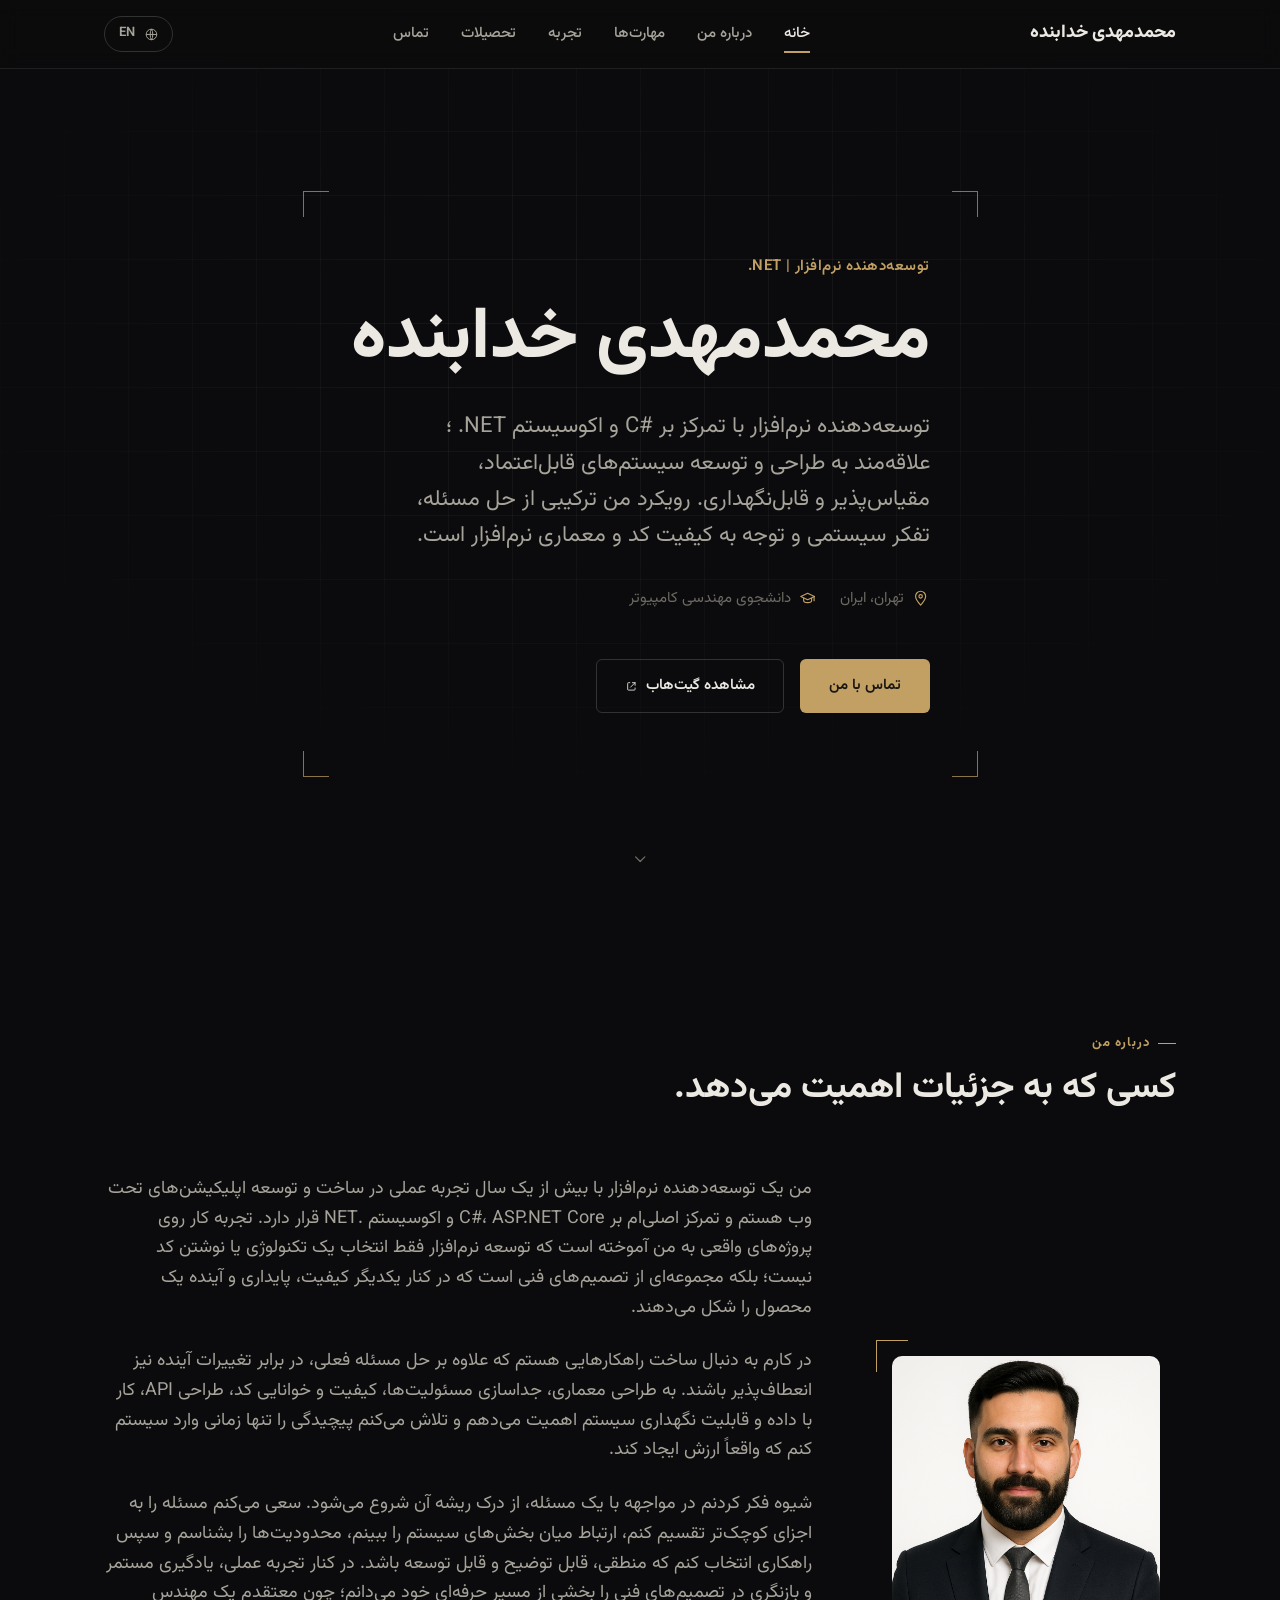
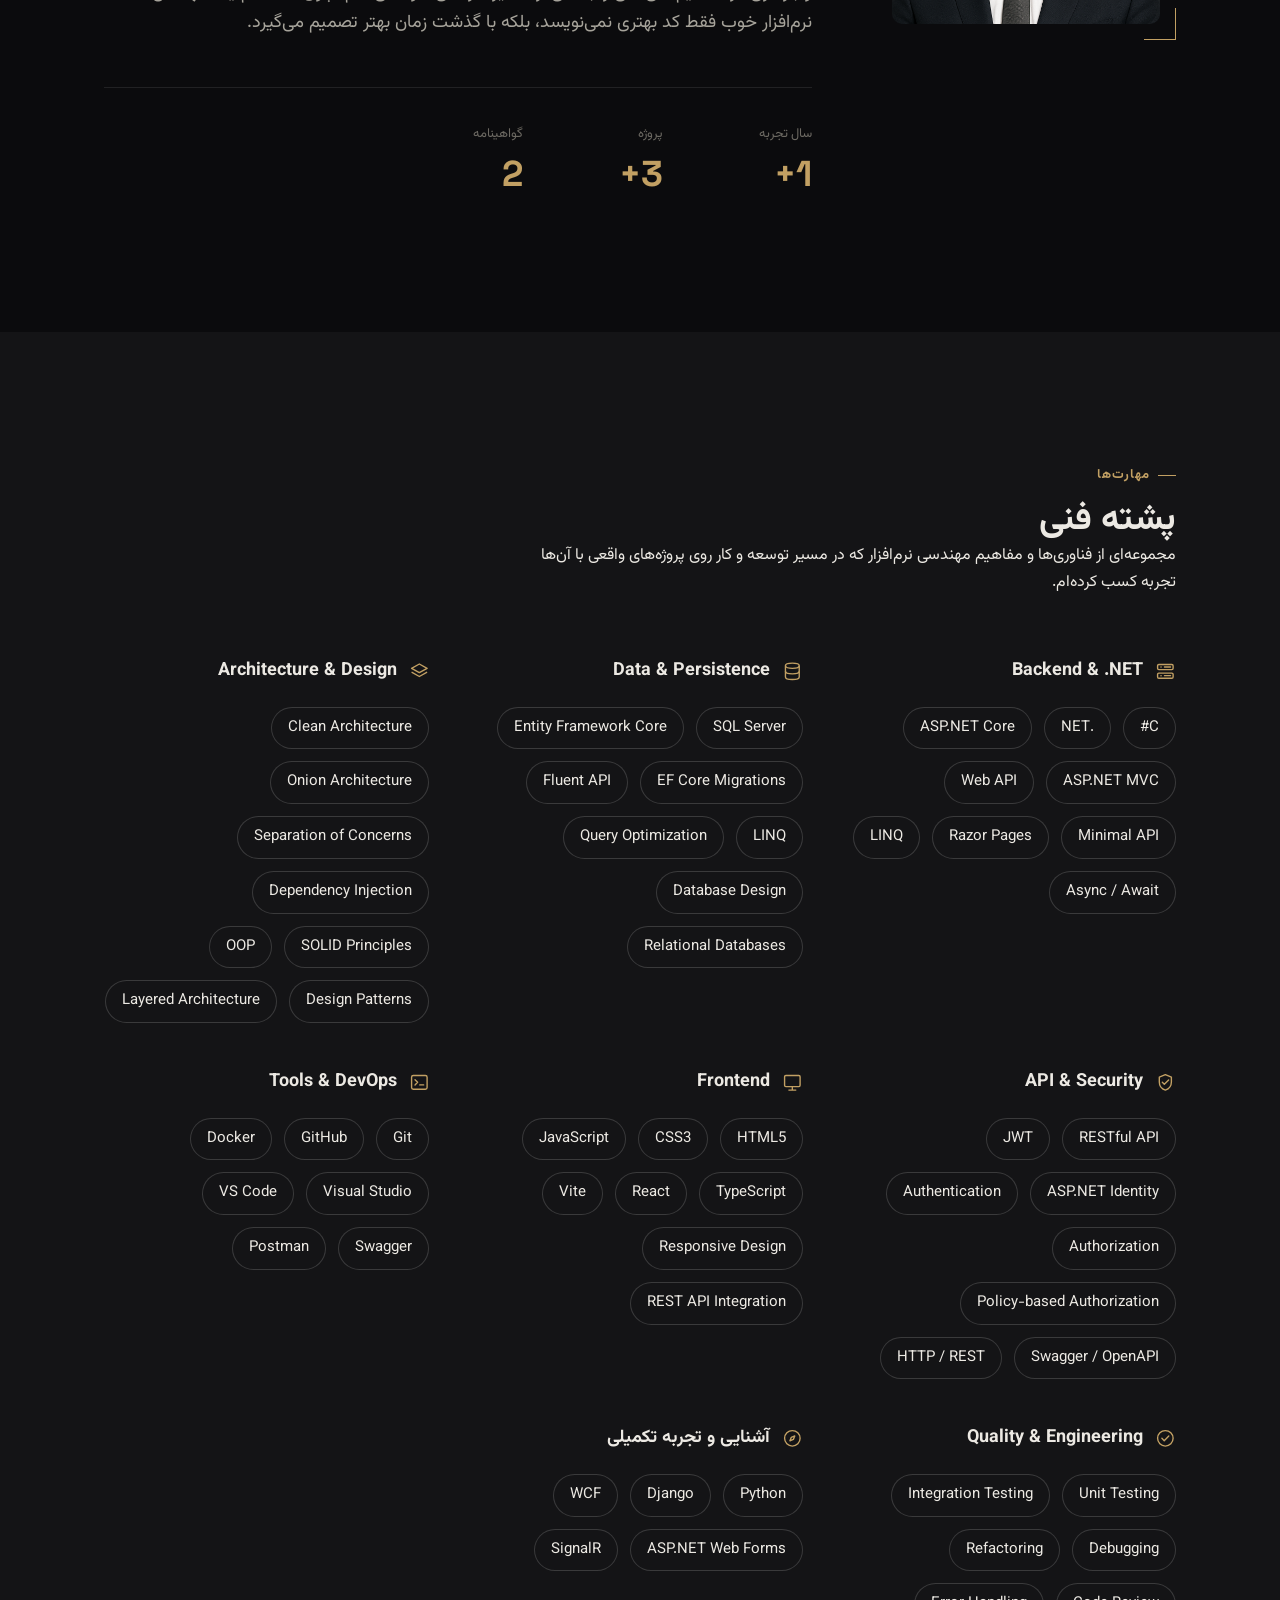
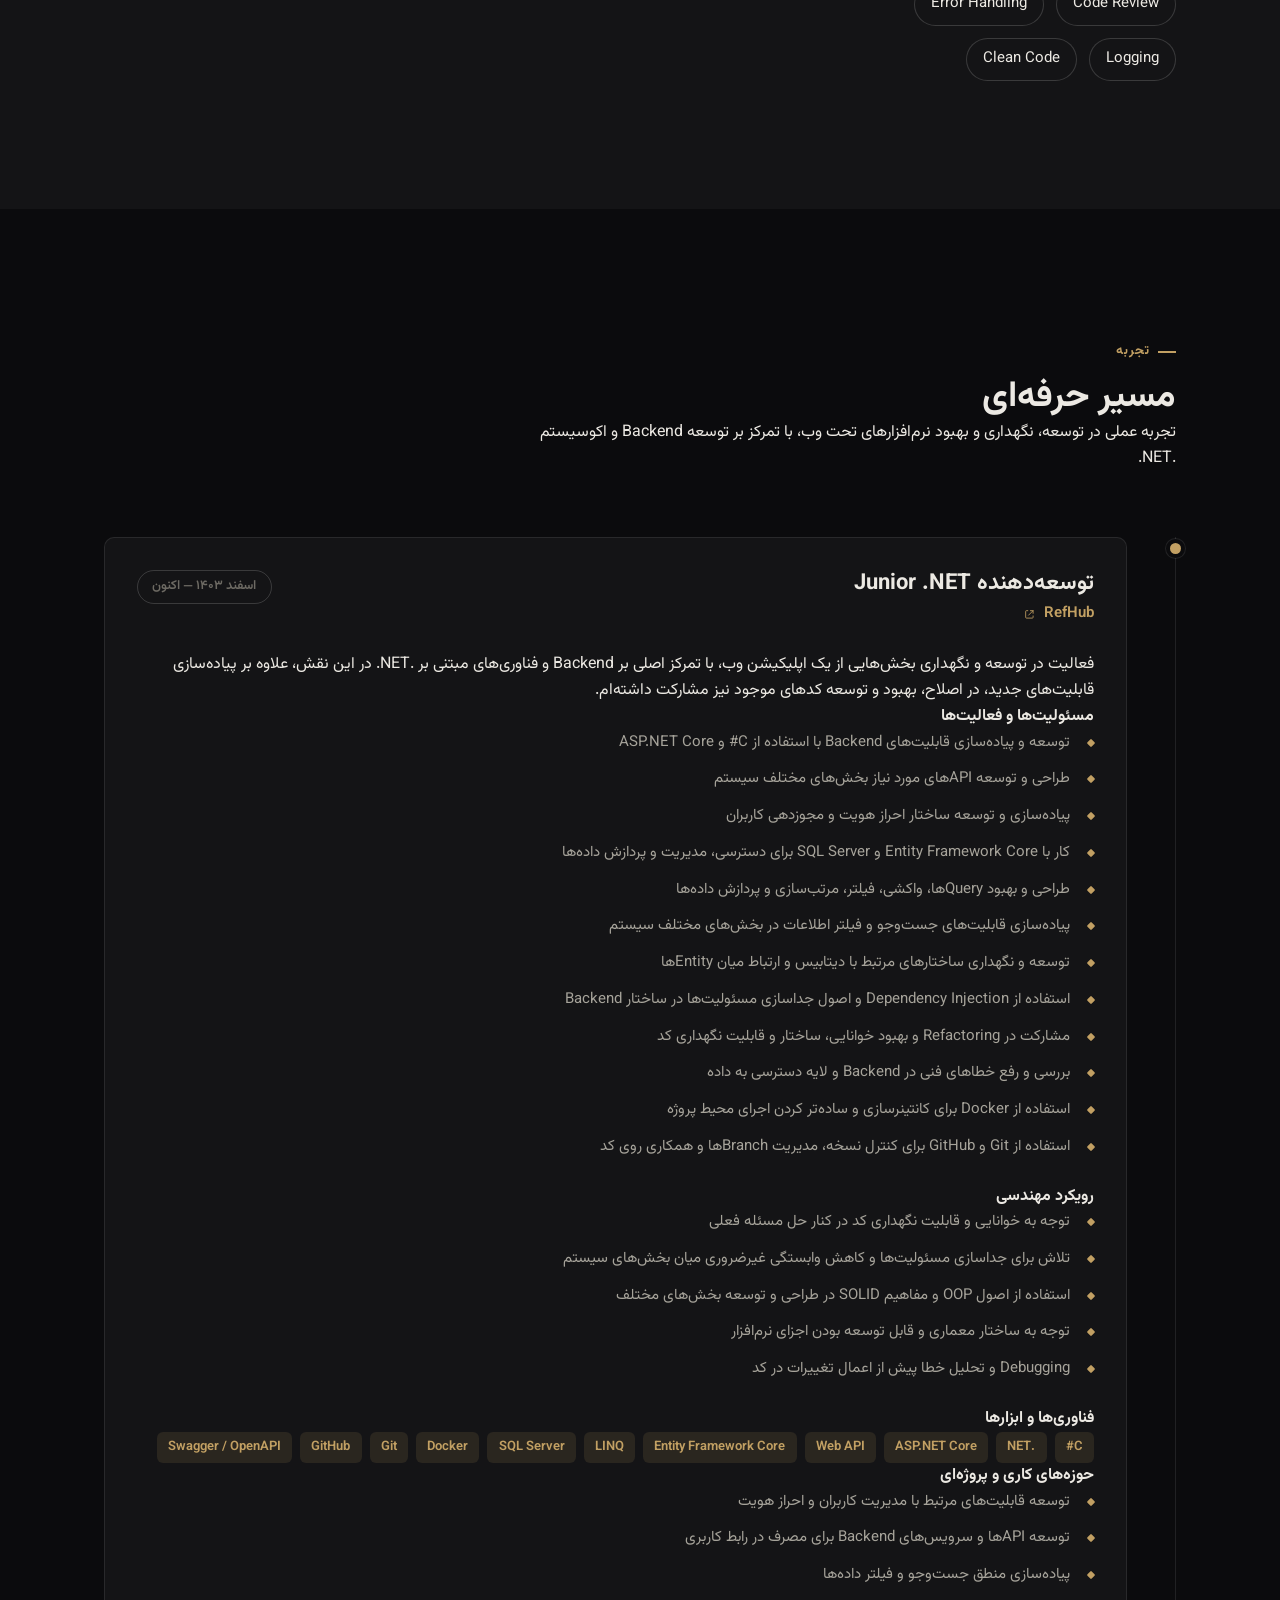
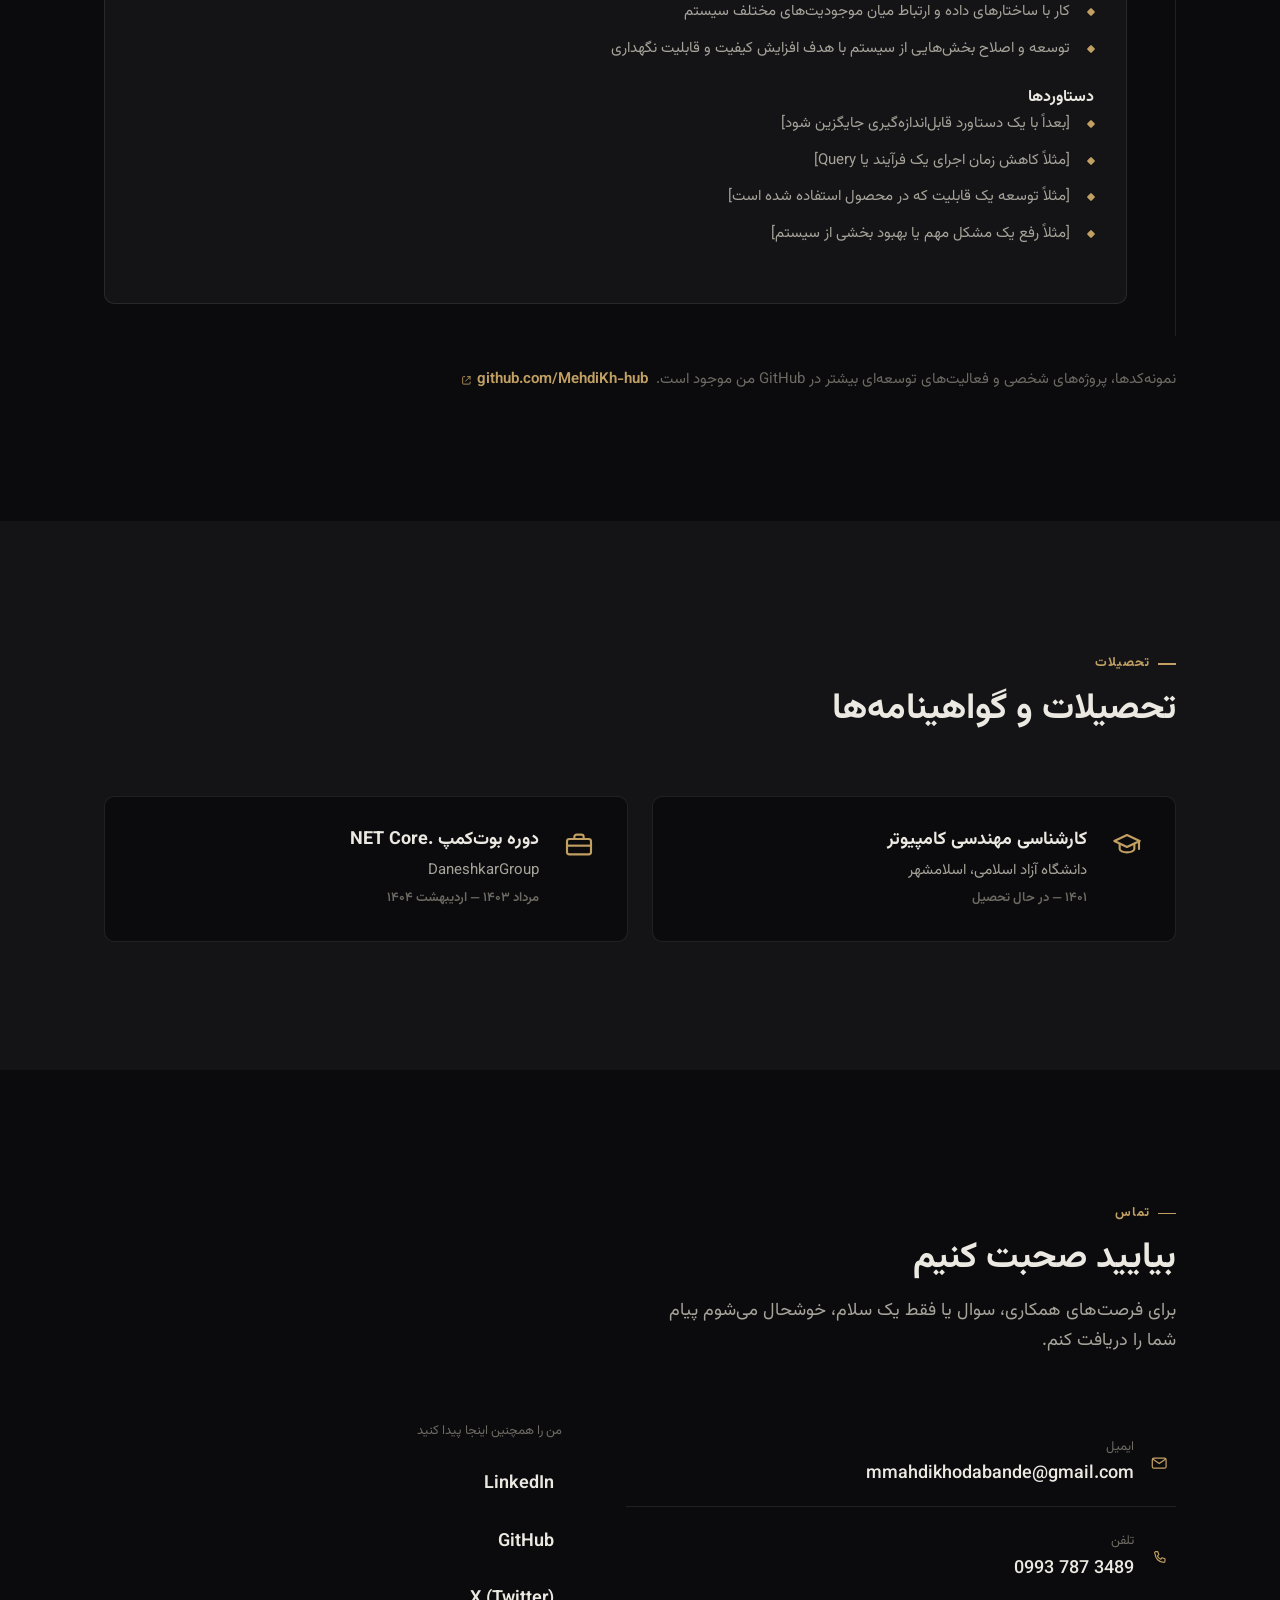
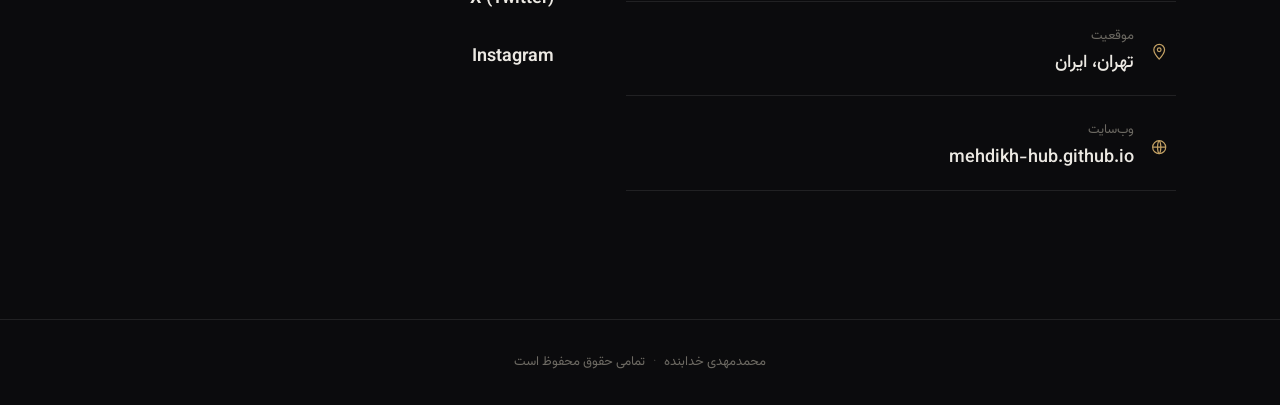
<file: index.html>
<!doctype html>
<html lang="fa" dir="rtl">
  <head>
    <meta charset="UTF-8" />
    <meta name="viewport" content="width=device-width, initial-scale=1.0" />
    <title>محمدمهدی خدابنده — توسعه‌دهنده نرم‌افزار (.NET)</title>
    <meta
      name="description"
      content="رزومه محمدمهدی خدابنده، توسعه‌دهنده نرم‌افزار با تمرکز بر پلتفرم مایکروسافت و اکوسیستم .NET."
    />
    <meta name="color-scheme" content="dark" />
    <link rel="preconnect" href="https://fonts.googleapis.com" />
    <link rel="preconnect" href="https://fonts.gstatic.com" crossorigin />
    <link
      href="https://fonts.googleapis.com/css2?family=Space+Grotesk:wght@500;600;700&family=Inter:wght@400;500;600;700&family=Vazirmatn:wght@400;500;600;700;800&display=swap"
      rel="stylesheet"
    />
    <link rel="stylesheet" href="style.css" />
  </head>
  <body>
    <!-- Skip link -->
    <a class="skip-link" href="#main" data-i18n="a11y.skip"
      >پرش به محتوای اصلی</a
    >

    <!-- Icon sprite (line-icon system, decorative, referenced via <use>) -->
    <svg style="display: none" aria-hidden="true">
      <defs>
        <symbol id="i-menu" viewBox="0 0 24 24">
          <path
            d="M4 6H20 M4 12H20 M4 18H20"
            fill="none"
            stroke="currentColor"
            stroke-width="1.75"
            stroke-linecap="round"
          />
        </symbol>
        <symbol id="i-close" viewBox="0 0 24 24">
          <path
            d="M6 6L18 18 M18 6L6 18"
            fill="none"
            stroke="currentColor"
            stroke-width="1.75"
            stroke-linecap="round"
          />
        </symbol>
        <symbol id="i-chevron" viewBox="0 0 24 24">
          <path
            d="M6 9L12 15L18 9"
            fill="none"
            stroke="currentColor"
            stroke-width="1.75"
            stroke-linecap="round"
            stroke-linejoin="round"
          />
        </symbol>
        <symbol id="i-pin" viewBox="0 0 24 24">
          <path
            d="M12 21s7-7.4 7-12.2A7 7 0 0 0 5 8.8C5 13.6 12 21 12 21z"
            fill="none"
            stroke="currentColor"
            stroke-width="1.6"
            stroke-linejoin="round"
          />
          <circle
            cx="12"
            cy="8.8"
            r="2.4"
            fill="none"
            stroke="currentColor"
            stroke-width="1.6"
          />
        </symbol>
        <symbol id="i-mail" viewBox="0 0 24 24">
          <rect
            x="3"
            y="5.5"
            width="18"
            height="13"
            rx="2"
            fill="none"
            stroke="currentColor"
            stroke-width="1.6"
          />
          <path
            d="M4 7l8 5.5L20 7"
            fill="none"
            stroke="currentColor"
            stroke-width="1.6"
            stroke-linecap="round"
            stroke-linejoin="round"
          />
        </symbol>
        <symbol id="i-phone" viewBox="0 0 24 24">
          <path
            d="M7 3.5H10.2L11.6 7.3L9.6 9C10.5 11 12 12.5 14 13.4L15.7 11.4L19.5 12.8V16A1.5 1.5 0 0 1 18 17.5C11.6 17.2 6.8 12.4 6.5 6A1.5 1.5 0 0 1 7 3.5Z"
            fill="none"
            stroke="currentColor"
            stroke-width="1.5"
            stroke-linejoin="round"
          />
        </symbol>
        <symbol id="i-globe" viewBox="0 0 24 24">
          <circle
            cx="12"
            cy="12"
            r="8.5"
            fill="none"
            stroke="currentColor"
            stroke-width="1.6"
          />
          <path
            d="M3.5 12H20.5 M12 3.5C14.8 6.4 14.8 17.6 12 20.5 M12 3.5C9.2 6.4 9.2 17.6 12 20.5"
            fill="none"
            stroke="currentColor"
            stroke-width="1.6"
          />
        </symbol>
        <symbol id="i-briefcase" viewBox="0 0 24 24">
          <rect
            x="3"
            y="7.5"
            width="18"
            height="11.5"
            rx="1.8"
            fill="none"
            stroke="currentColor"
            stroke-width="1.6"
          />
          <path
            d="M8.5 7.5V6a1.8 1.8 0 0 1 1.8-1.8h3.4A1.8 1.8 0 0 1 15.5 6v1.5"
            fill="none"
            stroke="currentColor"
            stroke-width="1.6"
          />
          <path d="M3 12.5H21" stroke="currentColor" stroke-width="1.6" />
        </symbol>
        <symbol id="i-cap" viewBox="0 0 24 24">
          <path
            d="M2.5 9L12 4.5L21.5 9L12 13.5L2.5 9Z"
            fill="none"
            stroke="currentColor"
            stroke-width="1.6"
            stroke-linejoin="round"
          />
          <path
            d="M6.5 11V15C6.5 16.4 9 17.5 12 17.5C15 17.5 17.5 16.4 17.5 15V11"
            fill="none"
            stroke="currentColor"
            stroke-width="1.6"
            stroke-linejoin="round"
          />
          <path
            d="M21 9.5V15"
            stroke="currentColor"
            stroke-width="1.6"
            stroke-linecap="round"
          />
        </symbol>
        <symbol id="i-layers" viewBox="0 0 24 24">
          <path
            d="M12 3.5L21 8.5L12 13.5L3 8.5L12 3.5Z"
            fill="none"
            stroke="currentColor"
            stroke-width="1.6"
            stroke-linejoin="round"
          />
          <path
            d="M3 13L12 18L21 13"
            fill="none"
            stroke="currentColor"
            stroke-width="1.6"
            stroke-linejoin="round"
          />
        </symbol>
        <!-- Backend / Server -->
        <symbol id="i-server" viewBox="0 0 24 24">
          <rect
            x="3"
            y="4"
            width="18"
            height="6"
            rx="1.5"
            fill="none"
            stroke="currentColor"
            stroke-width="1.6"
          />
          <rect
            x="3"
            y="14"
            width="18"
            height="6"
            rx="1.5"
            fill="none"
            stroke="currentColor"
            stroke-width="1.6"
          />
          <circle cx="7" cy="7" r="0.9" fill="currentColor" />
          <circle cx="7" cy="17" r="0.9" fill="currentColor" />
          <path
            d="M11 7H18M11 17H18"
            fill="none"
            stroke="currentColor"
            stroke-width="1.6"
            stroke-linecap="round"
          />
        </symbol>
        <!-- Database -->
        <symbol id="i-database" viewBox="0 0 24 24">
          <ellipse
            cx="12"
            cy="5.5"
            rx="8"
            ry="3"
            fill="none"
            stroke="currentColor"
            stroke-width="1.6"
          />
          <path
            d="M4 5.5V12C4 13.7 7.6 15 12 15C16.4 15 20 13.7 20 12V5.5"
            fill="none"
            stroke="currentColor"
            stroke-width="1.6"
          />
          <path
            d="M4 12V18.5C4 20.2 7.6 21.5 12 21.5C16.4 21.5 20 20.2 20 18.5V12"
            fill="none"
            stroke="currentColor"
            stroke-width="1.6"
          />
        </symbol>
        <!-- Shield / Security -->
        <symbol id="i-shield" viewBox="0 0 24 24">
          <path
            d="M12 3L19 6V11.5C19 16 16.2 19.5 12 21C7.8 19.5 5 16 5 11.5V6L12 3Z"
            fill="none"
            stroke="currentColor"
            stroke-width="1.6"
            stroke-linejoin="round"
          />
          <path
            d="M8.5 12L10.8 14.3L15.8 9.3"
            fill="none"
            stroke="currentColor"
            stroke-width="1.6"
            stroke-linecap="round"
            stroke-linejoin="round"
          />
        </symbol>
        <!-- Monitor / Frontend -->
        <symbol id="i-monitor" viewBox="0 0 24 24">
          <rect
            x="3"
            y="4"
            width="18"
            height="13"
            rx="1.5"
            fill="none"
            stroke="currentColor"
            stroke-width="1.6"
          />
          <path
            d="M8 21H16M12 17V21"
            fill="none"
            stroke="currentColor"
            stroke-width="1.6"
            stroke-linecap="round"
          />
        </symbol>
        <!-- Terminal / Tools -->
        <symbol id="i-terminal" viewBox="0 0 24 24">
          <rect
            x="3"
            y="4"
            width="18"
            height="16"
            rx="2"
            fill="none"
            stroke="currentColor"
            stroke-width="1.6"
          />
          <path
            d="M7 9L10 12L7 15"
            fill="none"
            stroke="currentColor"
            stroke-width="1.6"
            stroke-linecap="round"
            stroke-linejoin="round"
          />
          <path
            d="M12.5 15H17"
            fill="none"
            stroke="currentColor"
            stroke-width="1.6"
            stroke-linecap="round"
          />
        </symbol>
        <!-- Check / Quality -->
        <symbol id="i-check" viewBox="0 0 24 24">
          <circle
            cx="12"
            cy="12"
            r="9"
            fill="none"
            stroke="currentColor"
            stroke-width="1.6"
          />
          <path
            d="M8 12L10.7 14.7L16 9.4"
            fill="none"
            stroke="currentColor"
            stroke-width="1.6"
            stroke-linecap="round"
            stroke-linejoin="round"
          />
        </symbol>
        <!-- Compass / Familiar -->
        <symbol id="i-compass" viewBox="0 0 24 24">
          <circle
            cx="12"
            cy="12"
            r="9"
            fill="none"
            stroke="currentColor"
            stroke-width="1.6"
          />
          <path
            d="M14.8 9.2L13.2 13.2L9.2 14.8L10.8 10.8L14.8 9.2Z"
            fill="none"
            stroke="currentColor"
            stroke-width="1.6"
            stroke-linejoin="round"
          />
        </symbol>
        <symbol id="i-external" viewBox="0 0 24 24">
          <path
            d="M14 5H19V10"
            fill="none"
            stroke="currentColor"
            stroke-width="1.6"
            stroke-linecap="round"
            stroke-linejoin="round"
          />
          <path
            d="M19 5L10.5 13.5"
            fill="none"
            stroke="currentColor"
            stroke-width="1.6"
            stroke-linecap="round"
          />
          <path
            d="M9 5H6.5A1.5 1.5 0 0 0 5 6.5V17.5A1.5 1.5 0 0 0 6.5 19H17.5A1.5 1.5 0 0 0 19 17.5V15"
            fill="none"
            stroke="currentColor"
            stroke-width="1.6"
            stroke-linecap="round"
          />
        </symbol>
        <symbol id="i-check" viewBox="0 0 24 24">
          <path
            d="M5 12.5L10 17.5L19 7"
            fill="none"
            stroke="currentColor"
            stroke-width="1.8"
            stroke-linecap="round"
            stroke-linejoin="round"
          />
        </symbol>
      </defs>
    </svg>

    <!-- Header -->
    <header class="site-header">
      <div class="container header-inner">
        <a href="#home" class="brand">
          <span class="brand-full" data-i18n="brand.full"
            >محمدمهدی خدابنده</span
          >
          <span class="brand-short" data-i18n="brand.short">م. خدابنده</span>
        </a>

        <nav
          class="nav-desktop"
          aria-label="ناوبری اصلی"
          data-i18n-attr="aria-label:a11y.mainNav"
        >
          <ul class="nav-list">
            <li>
              <a
                href="#home"
                class="nav-link"
                data-section="home"
                data-i18n="nav.home"
                >خانه</a
              >
            </li>
            <li>
              <a
                href="#about"
                class="nav-link"
                data-section="about"
                data-i18n="nav.about"
                >درباره من</a
              >
            </li>
            <li>
              <a
                href="#skills"
                class="nav-link"
                data-section="skills"
                data-i18n="nav.skills"
                >مهارت‌ها</a
              >
            </li>
            <li>
              <a
                href="#experience"
                class="nav-link"
                data-section="experience"
                data-i18n="nav.experience"
                >تجربه</a
              >
            </li>
            <li>
              <a
                href="#education"
                class="nav-link"
                data-section="education"
                data-i18n="nav.education"
                >تحصیلات</a
              >
            </li>
            <li>
              <a
                href="#contact"
                class="nav-link"
                data-section="contact"
                data-i18n="nav.contact"
                >تماس</a
              >
            </li>
          </ul>
        </nav>

        <div class="header-actions">
          <button
            type="button"
            class="lang-toggle"
            id="langToggle"
            aria-label="Switch language"
          >
            <svg class="icon" aria-hidden="true">
              <use href="#i-globe"></use>
            </svg>
            <span id="langToggleLabel">EN</span>
          </button>
          <button
            type="button"
            class="menu-toggle"
            id="menuToggle"
            aria-label="باز کردن منو"
            aria-expanded="false"
            aria-controls="mobileNav"
            data-i18n-attr="aria-label:a11y.openMenu"
          >
            <svg class="icon" aria-hidden="true">
              <use href="#i-menu"></use>
            </svg>
          </button>
        </div>
      </div>
    </header>

    <!-- Mobile nav -->
    <div class="mobile-nav" id="mobileNav" hidden>
      <div class="mobile-nav-head">
        <span class="brand-full" data-i18n="brand.full">محمدمهدی خدابنده</span>
        <button
          type="button"
          class="menu-close"
          id="menuClose"
          aria-label="بستن منو"
          data-i18n-attr="aria-label:a11y.closeMenu"
        >
          <svg class="icon" aria-hidden="true"><use href="#i-close"></use></svg>
        </button>
      </div>
      <ul class="mobile-nav-list">
        <li>
          <a href="#home" class="mobile-nav-link" data-i18n="nav.home">خانه</a>
        </li>
        <li>
          <a href="#about" class="mobile-nav-link" data-i18n="nav.about"
            >درباره من</a
          >
        </li>
        <li>
          <a href="#skills" class="mobile-nav-link" data-i18n="nav.skills"
            >مهارت‌ها</a
          >
        </li>
        <li>
          <a
            href="#experience"
            class="mobile-nav-link"
            data-i18n="nav.experience"
            >تجربه</a
          >
        </li>
        <li>
          <a href="#education" class="mobile-nav-link" data-i18n="nav.education"
            >تحصیلات</a
          >
        </li>
        <li>
          <a href="#contact" class="mobile-nav-link" data-i18n="nav.contact"
            >تماس</a
          >
        </li>
      </ul>
    </div>

    <main id="main">
      <!-- Hero -->
      <section id="home" class="hero" aria-label="معرفی">
        <div class="hero-bg" aria-hidden="true"></div>
        <div class="container">
          <div class="corner-frame">
            <span class="corner corner-tl" aria-hidden="true"></span>
            <span class="corner corner-tr" aria-hidden="true"></span>
            <span class="corner corner-bl" aria-hidden="true"></span>
            <span class="corner corner-br" aria-hidden="true"></span>
            <div class="hero-content" data-reveal>
              <p class="eyebrow" data-i18n="hero.eyebrow">
                توسعه‌دهنده نرم‌افزار | NET.
              </p>
              <h1 class="hero-name" data-i18n="brand.full">محمدمهدی خدابنده</h1>
              <p class="hero-tagline" data-i18n="hero.tagline">
                توسعه‌دهنده نرم‌افزار با تمرکز بر #C و اکوسیستم NET. ؛ علاقه‌مند
                به طراحی و توسعه سیستم‌های قابل‌اعتماد، مقیاس‌پذیر و
                قابل‌نگهداری. رویکرد من ترکیبی از حل مسئله، تفکر سیستمی و توجه
                به کیفیت کد و معماری نرم‌افزار است.
              </p>

              <div class="hero-meta">
                <span class="hero-meta-item"
                  ><svg class="icon" aria-hidden="true">
                    <use href="#i-pin"></use></svg
                  ><span data-i18n="hero.location">تهران، ایران</span></span
                >
                <span class="hero-meta-item"
                  ><svg class="icon" aria-hidden="true">
                    <use href="#i-cap"></use></svg
                  ><span data-i18n="hero.studying"
                    >دانشجوی مهندسی کامپیوتر</span
                  ></span
                >
              </div>
              <div class="hero-actions">
                <a
                  href="#contact"
                  class="btn btn-primary"
                  data-i18n="hero.ctaPrimary"
                  >تماس با من</a
                >
                <a
                  href="https://github.com/MehdiKh-hub"
                  class="btn btn-secondary"
                  target="_blank"
                  rel="noopener"
                >
                  <span data-i18n="hero.ctaSecondary">مشاهده گیت‌هاب</span>
                  <svg class="icon icon-sm" aria-hidden="true">
                    <use href="#i-external"></use>
                  </svg>
                </a>
              </div>
            </div>
          </div>
        </div>
        <a
          href="#about"
          class="scroll-hint"
          aria-label="پیمایش به پایین"
          data-i18n-attr="aria-label:a11y.scrollDown"
        >
          <svg class="icon" aria-hidden="true">
            <use href="#i-chevron"></use>
          </svg>
        </a>
      </section>

      <!-- About -->
      <section id="about" class="section">
        <div class="container">
          <header class="section-head" data-reveal>
            <p class="kicker" data-i18n="about.kicker">درباره من</p>
            <h2 class="section-title" data-i18n="about.heading">
              کسی که به جزئیات اهمیت می‌دهد.
            </h2>
          </header>

          <div class="about-grid">
            <div class="about-media" data-reveal>
              <div class="about-frame">
                <span class="corner corner-tl" aria-hidden="true"></span>
                <span class="corner corner-br" aria-hidden="true"></span>
                <img
                  src="MehdiKh.png"
                  alt="محمدمهدی خدابنده"
                  loading="lazy"
                  width="480"
                  height="480"
                />
              </div>
            </div>

            <div class="about-copy" data-reveal>
              <p data-i18n="about.p1">
                من یک توسعه‌دهنده نرم‌افزار با بیش از یک سال تجربه عملی در ساخت
                و توسعه اپلیکیشن‌های تحت وب هستم و تمرکز اصلی‌ام بر C#، ASP.NET
                Core و اکوسیستم .NET قرار دارد. تجربه کار روی پروژه‌های واقعی به
                من آموخته است که توسعه نرم‌افزار فقط انتخاب یک تکنولوژی یا نوشتن
                کد نیست؛ بلکه مجموعه‌ای از تصمیم‌های فنی است که در کنار یکدیگر
                کیفیت، پایداری و آینده یک محصول را شکل می‌دهند.
              </p>
              <p data-i18n="about.p2">
                در کارم به دنبال ساخت راهکارهایی هستم که علاوه بر حل مسئله فعلی،
                در برابر تغییرات آینده نیز انعطاف‌پذیر باشند. به طراحی معماری،
                جداسازی مسئولیت‌ها، کیفیت و خوانایی کد، طراحی API، کار با داده و
                قابلیت نگهداری سیستم اهمیت می‌دهم و تلاش می‌کنم پیچیدگی را تنها
                زمانی وارد سیستم کنم که واقعاً ارزش ایجاد کند.
              </p>
              <p data-i18n="about.p3">
                شیوه فکر کردنم در مواجهه با یک مسئله، از درک ریشه آن شروع
                می‌شود. سعی می‌کنم مسئله را به اجزای کوچک‌تر تقسیم کنم، ارتباط
                میان بخش‌های سیستم را ببینم، محدودیت‌ها را بشناسم و سپس راهکاری
                انتخاب کنم که منطقی، قابل توضیح و قابل توسعه باشد. در کنار تجربه
                عملی، یادگیری مستمر و بازنگری در تصمیم‌های فنی را بخشی از مسیر
                حرفه‌ای خود می‌دانم؛ چون معتقدم یک مهندس نرم‌افزار خوب فقط کد
                بهتری نمی‌نویسد، بلکه با گذشت زمان بهتر تصمیم می‌گیرد.
              </p>

              <dl class="stats">
                <div class="stat">
                  <dt data-i18n="about.stat1Label">سال تجربه</dt>
                  <dd>1+</dd>
                </div>
                <div class="stat">
                  <dt data-i18n="about.stat2Label">پروژه</dt>
                  <dd>3+</dd>
                </div>
                <div class="stat">
                  <dt data-i18n="about.stat3Label">گواهینامه</dt>
                  <dd>2</dd>
                </div>
              </dl>
            </div>
          </div>
        </div>
      </section>

      <!-- Skills -->
      <!-- Skills -->
      <section id="skills" class="section section-alt">
        <div class="container">
          <header class="section-head" data-reveal>
            <p class="kicker" data-i18n="skills.kicker">مهارت‌ها</p>
            <h2 class="section-title" data-i18n="skills.heading">پشته فنی</h2>
            <p class="section-description" data-i18n="skills.description">
              مجموعه‌ای از فناوری‌ها و مفاهیم مهندسی نرم‌افزار که در مسیر توسعه
              و کار روی پروژه‌های واقعی با آن‌ها تجربه کسب کرده‌ام.
            </p>
          </header>
          <div class="skills-grid">
            <!-- Backend -->
            <div class="skill-category" data-reveal>
              <h3 class="skill-category-title">
                <svg class="icon" aria-hidden="true">
                  <use href="#i-server"></use>
                </svg>
                <span data-i18n="skills.cat1"> Backend & .NET </span>
              </h3>
              <ul class="skill-list">
                <li class="skill-chip">C#</li>
                <li class="skill-chip">.NET</li>
                <li class="skill-chip">ASP.NET Core</li>
                <li class="skill-chip">ASP.NET MVC</li>
                <li class="skill-chip">Web API</li>
                <li class="skill-chip">Minimal API</li>
                <li class="skill-chip">Razor Pages</li>
                <li class="skill-chip">LINQ</li>
                <li class="skill-chip">Async / Await</li>
              </ul>
            </div>
            <!-- Data Access -->
            <div class="skill-category" data-reveal>
              <h3 class="skill-category-title">
                <svg class="icon" aria-hidden="true">
                  <use href="#i-database"></use>
                </svg>
                <span data-i18n="skills.cat2"> Data & Persistence </span>
              </h3>
              <ul class="skill-list">
                <li class="skill-chip">SQL Server</li>
                <li class="skill-chip">Entity Framework Core</li>
                <li class="skill-chip">EF Core Migrations</li>
                <li class="skill-chip">Fluent API</li>
                <li class="skill-chip">LINQ</li>
                <li class="skill-chip">Query Optimization</li>
                <li class="skill-chip">Database Design</li>
                <li class="skill-chip">Relational Databases</li>
              </ul>
            </div>
            <!-- Architecture -->
            <div class="skill-category" data-reveal>
              <h3 class="skill-category-title">
                <svg class="icon" aria-hidden="true">
                  <use href="#i-layers"></use>
                </svg>
                <span data-i18n="skills.cat3"> Architecture & Design </span>
              </h3>
              <ul class="skill-list">
                <li class="skill-chip">Clean Architecture</li>
                <li class="skill-chip">Onion Architecture</li>
                <li class="skill-chip">Separation of Concerns</li>
                <li class="skill-chip">Dependency Injection</li>
                <li class="skill-chip">SOLID Principles</li>
                <li class="skill-chip">OOP</li>
                <li class="skill-chip">Design Patterns</li>
                <li class="skill-chip">Layered Architecture</li>
              </ul>
            </div>
            <!-- API & Security -->
            <div class="skill-category" data-reveal>
              <h3 class="skill-category-title">
                <svg class="icon" aria-hidden="true">
                  <use href="#i-shield"></use>
                </svg>
                <span data-i18n="skills.cat4"> API & Security </span>
              </h3>
              <ul class="skill-list">
                <li class="skill-chip">RESTful API</li>
                <li class="skill-chip">JWT</li>
                <li class="skill-chip">ASP.NET Identity</li>
                <li class="skill-chip">Authentication</li>
                <li class="skill-chip">Authorization</li>
                <li class="skill-chip">Policy-based Authorization</li>
                <li class="skill-chip">Swagger / OpenAPI</li>
                <li class="skill-chip">HTTP / REST</li>
              </ul>
            </div>
            <!-- Frontend -->
            <div class="skill-category" data-reveal>
              <h3 class="skill-category-title">
                <svg class="icon" aria-hidden="true">
                  <use href="#i-monitor"></use>
                </svg>
                <span data-i18n="skills.cat5"> Frontend </span>
              </h3>
              <ul class="skill-list">
                <li class="skill-chip">HTML5</li>
                <li class="skill-chip">CSS3</li>
                <li class="skill-chip">JavaScript</li>
                <li class="skill-chip">TypeScript</li>
                <li class="skill-chip">React</li>
                <li class="skill-chip">Vite</li>
                <li class="skill-chip">Responsive Design</li>
                <li class="skill-chip">REST API Integration</li>
              </ul>
            </div>
            <!-- DevOps & Tools -->
            <div class="skill-category" data-reveal>
              <h3 class="skill-category-title">
                <svg class="icon" aria-hidden="true">
                  <use href="#i-terminal"></use>
                </svg>
                <span data-i18n="skills.cat6"> Tools & DevOps </span>
              </h3>
              <ul class="skill-list">
                <li class="skill-chip">Git</li>
                <li class="skill-chip">GitHub</li>
                <li class="skill-chip">Docker</li>
                <li class="skill-chip">Visual Studio</li>
                <li class="skill-chip">VS Code</li>
                <li class="skill-chip">Swagger</li>
                <li class="skill-chip">Postman</li>
              </ul>
            </div>
            <!-- Testing & Quality -->
            <div class="skill-category" data-reveal>
              <h3 class="skill-category-title">
                <svg class="icon" aria-hidden="true">
                  <use href="#i-check"></use>
                </svg>
                <span data-i18n="skills.cat7"> Quality & Engineering </span>
              </h3>
              <ul class="skill-list">
                <li class="skill-chip">Unit Testing</li>
                <li class="skill-chip">Integration Testing</li>
                <li class="skill-chip">Debugging</li>
                <li class="skill-chip">Refactoring</li>
                <li class="skill-chip">Code Review</li>
                <li class="skill-chip">Error Handling</li>
                <li class="skill-chip">Logging</li>
                <li class="skill-chip">Clean Code</li>
              </ul>
            </div>
            <!-- Familiar -->
            <div class="skill-category skill-category-muted" data-reveal>
              <h3 class="skill-category-title">
                <svg class="icon" aria-hidden="true">
                  <use href="#i-compass"></use>
                </svg>
                <span data-i18n="skills.cat8"> آشنایی و تجربه تکمیلی </span>
              </h3>
              <ul class="skill-list">
                <li class="skill-chip">Python</li>
                <li class="skill-chip">Django</li>
                <li class="skill-chip">WCF</li>
                <li class="skill-chip">ASP.NET Web Forms</li>
                <li class="skill-chip">SignalR</li>
              </ul>
            </div>
          </div>
        </div>
      </section>

      <!-- Experience -->
      <section id="experience" class="section">
        <div class="container">
          <header class="section-head" data-reveal>
            <p class="kicker" data-i18n="experience.kicker">تجربه</p>
            <h2 class="section-title" data-i18n="experience.heading">
              مسیر حرفه‌ای
            </h2>
            <p class="section-description" data-i18n="experience.description">
              تجربه عملی در توسعه، نگهداری و بهبود نرم‌افزارهای تحت وب، با تمرکز
              بر توسعه Backend و اکوسیستم .NET.
            </p>
          </header>
          <ol class="timeline">
            <!-- RefHub -->
            <li class="timeline-item" data-reveal>
              <span class="timeline-dot" aria-hidden="true"></span>
              <div class="timeline-card">
                <div class="timeline-top">
                  <div>
                    <h3
                      class="timeline-role"
                      data-i18n="experience.refhub.role"
                    >
                      توسعه‌دهنده Junior .NET
                    </h3>
                    <a
                      href="https://refhub.ir/"
                      class="timeline-company"
                      target="_blank"
                      rel="noopener"
                    >
                      RefHub
                      <svg class="icon icon-sm" aria-hidden="true">
                        <use href="#i-external"></use>
                      </svg>
                    </a>
                  </div>
                  <span
                    class="timeline-date"
                    data-i18n="experience.refhub.duration"
                  >
                    اسفند ۱۴۰۳ — اکنون
                  </span>
                </div>
                <!-- Summary -->
                <p
                  class="timeline-summary"
                  data-i18n="experience.refhub.summary"
                >
                  فعالیت در توسعه و نگهداری بخش‌هایی از یک اپلیکیشن وب، با تمرکز
                  اصلی بر Backend و فناوری‌های مبتنی بر .NET. در این نقش، علاوه
                  بر پیاده‌سازی قابلیت‌های جدید، در اصلاح، بهبود و توسعه کدهای
                  موجود نیز مشارکت داشته‌ام.
                </p>
                <!-- Responsibilities -->
                <div class="timeline-block">
                  <h4
                    class="timeline-block-title"
                    data-i18n="experience.responsibilities"
                  >
                    مسئولیت‌ها و فعالیت‌ها
                  </h4>
                  <ul class="timeline-bullets">
                    <li data-i18n="experience.refhub.bullet1">
                      توسعه و پیاده‌سازی قابلیت‌های Backend با استفاده از C# و
                      ASP.NET Core
                    </li>
                    <li data-i18n="experience.refhub.bullet2">
                      طراحی و توسعه APIهای مورد نیاز بخش‌های مختلف سیستم
                    </li>
                    <li data-i18n="experience.refhub.bullet3">
                      پیاده‌سازی و توسعه ساختار احراز هویت و مجوزدهی کاربران
                    </li>
                    <li data-i18n="experience.refhub.bullet4">
                      کار با Entity Framework Core و SQL Server برای دسترسی،
                      مدیریت و پردازش داده‌ها
                    </li>
                    <li data-i18n="experience.refhub.bullet5">
                      طراحی و بهبود Queryها، واکشی، فیلتر، مرتب‌سازی و پردازش
                      داده‌ها
                    </li>
                    <li data-i18n="experience.refhub.bullet6">
                      پیاده‌سازی قابلیت‌های جست‌وجو و فیلتر اطلاعات در بخش‌های
                      مختلف سیستم
                    </li>
                    <li data-i18n="experience.refhub.bullet7">
                      توسعه و نگهداری ساختارهای مرتبط با دیتابیس و ارتباط میان
                      Entityها
                    </li>
                    <li data-i18n="experience.refhub.bullet8">
                      استفاده از Dependency Injection و اصول جداسازی مسئولیت‌ها
                      در ساختار Backend
                    </li>
                    <li data-i18n="experience.refhub.bullet9">
                      مشارکت در Refactoring و بهبود خوانایی، ساختار و قابلیت
                      نگهداری کد
                    </li>
                    <li data-i18n="experience.refhub.bullet10">
                      بررسی و رفع خطاهای فنی در Backend و لایه دسترسی به داده
                    </li>
                    <li data-i18n="experience.refhub.bullet11">
                      استفاده از Docker برای کانتینرسازی و ساده‌تر کردن اجرای
                      محیط پروژه
                    </li>
                    <li data-i18n="experience.refhub.bullet12">
                      استفاده از Git و GitHub برای کنترل نسخه، مدیریت Branchها و
                      همکاری روی کد
                    </li>
                  </ul>
                </div>
                <!-- Engineering -->
                <div class="timeline-block">
                  <h4
                    class="timeline-block-title"
                    data-i18n="experience.engineering"
                  >
                    رویکرد مهندسی
                  </h4>
                  <ul class="timeline-bullets">
                    <li data-i18n="experience.refhub.engineering1">
                      توجه به خوانایی و قابلیت نگهداری کد در کنار حل مسئله فعلی
                    </li>
                    <li data-i18n="experience.refhub.engineering2">
                      تلاش برای جداسازی مسئولیت‌ها و کاهش وابستگی غیرضروری میان
                      بخش‌های سیستم
                    </li>
                    <li data-i18n="experience.refhub.engineering3">
                      استفاده از اصول OOP و مفاهیم SOLID در طراحی و توسعه
                      بخش‌های مختلف
                    </li>
                    <li data-i18n="experience.refhub.engineering4">
                      توجه به ساختار معماری و قابل توسعه بودن اجزای نرم‌افزار
                    </li>
                    <li data-i18n="experience.refhub.engineering5">
                      Debugging و تحلیل خطا پیش از اعمال تغییرات در کد
                    </li>
                  </ul>
                </div>
                <!-- Technologies -->
                <div class="timeline-block">
                  <h4
                    class="timeline-block-title"
                    data-i18n="experience.technologies"
                  >
                    فناوری‌ها و ابزارها
                  </h4>
                  <ul class="tag-list">
                    <li class="tag">C#</li>
                    <li class="tag">.NET</li>
                    <li class="tag">ASP.NET Core</li>
                    <li class="tag">Web API</li>
                    <li class="tag">Entity Framework Core</li>
                    <li class="tag">LINQ</li>
                    <li class="tag">SQL Server</li>
                    <li class="tag">Docker</li>
                    <li class="tag">Git</li>
                    <li class="tag">GitHub</li>
                    <li class="tag">Swagger / OpenAPI</li>
                  </ul>
                </div>
                <!-- Projects -->
                <div class="timeline-block">
                  <h4
                    class="timeline-block-title"
                    data-i18n="experience.projects"
                  >
                    حوزه‌های کاری و پروژه‌ای
                  </h4>
                  <ul class="timeline-bullets">
                    <li data-i18n="experience.refhub.project1">
                      توسعه قابلیت‌های مرتبط با مدیریت کاربران و احراز هویت
                    </li>
                    <li data-i18n="experience.refhub.project2">
                      توسعه APIها و سرویس‌های Backend برای مصرف در رابط کاربری
                    </li>
                    <li data-i18n="experience.refhub.project3">
                      پیاده‌سازی منطق جست‌وجو و فیلتر داده‌ها
                    </li>
                    <li data-i18n="experience.refhub.project4">
                      کار با ساختارهای داده و ارتباط میان موجودیت‌های مختلف
                      سیستم
                    </li>
                    <li data-i18n="experience.refhub.project5">
                      توسعه و اصلاح بخش‌هایی از سیستم با هدف افزایش کیفیت و
                      قابلیت نگهداری
                    </li>
                  </ul>
                </div>
                <!-- Future achievements -->
                <div class="timeline-block timeline-achievements">
                  <h4
                    class="timeline-block-title"
                    data-i18n="experience.achievements"
                  >
                    دستاوردها
                  </h4>
                  <ul class="timeline-bullets">
                    <li data-i18n="experience.refhub.achievement1">
                      [بعداً با یک دستاورد قابل‌اندازه‌گیری جایگزین شود]
                    </li>
                    <li data-i18n="experience.refhub.achievement2">
                      [مثلاً کاهش زمان اجرای یک فرآیند یا Query]
                    </li>
                    <li data-i18n="experience.refhub.achievement3">
                      [مثلاً توسعه یک قابلیت که در محصول استفاده شده است]
                    </li>
                    <li data-i18n="experience.refhub.achievement4">
                      [مثلاً رفع یک مشکل مهم یا بهبود بخشی از سیستم]
                    </li>
                  </ul>
                </div>
              </div>
            </li>
          </ol>
          <!-- GitHub -->
          <p class="more-code" data-reveal>
            <span data-i18n="experience.moreCode">
              نمونه‌کدها، پروژه‌های شخصی و فعالیت‌های توسعه‌ای بیشتر در GitHub
              من موجود است.
            </span>
            <a
              href="https://github.com/MehdiKh-hub"
              target="_blank"
              rel="noopener"
            >
              github.com/MehdiKh-hub
              <svg class="icon icon-sm" aria-hidden="true">
                <use href="#i-external"></use>
              </svg>
            </a>
          </p>
        </div>
      </section>

      <!-- Education -->
      <section id="education" class="section section-alt">
        <div class="container">
          <header class="section-head" data-reveal>
            <p class="kicker" data-i18n="education.kicker">تحصیلات</p>
            <h2 class="section-title" data-i18n="education.heading">
              تحصیلات و گواهینامه‌ها
            </h2>
          </header>

          <div class="edu-grid">
            <div class="edu-card" data-reveal>
              <svg class="icon icon-lg" aria-hidden="true">
                <use href="#i-cap"></use>
              </svg>
              <div class="edu-body">
                <h3 data-i18n="education.degree">کارشناسی مهندسی کامپیوتر</h3>
                <p class="edu-org" data-i18n="education.school">
                  دانشگاه آزاد اسلامی، اسلامشهر
                </p>
                <p class="edu-date" data-i18n="education.schoolDate">
                  ۱۴۰۱ — در حال تحصیل
                </p>
              </div>
            </div>

            <div class="edu-card" data-reveal>
              <svg class="icon icon-lg" aria-hidden="true">
                <use href="#i-briefcase"></use>
              </svg>
              <div class="edu-body">
                <h3 data-i18n="education.cert">دوره بوت‌کمپ .NET Core</h3>
                <p class="edu-org">DaneshkarGroup</p>
                <p class="edu-date" data-i18n="education.certDate">
                  مرداد ۱۴۰۳ — اردیبهشت ۱۴۰۴
                </p>
              </div>
            </div>
          </div>
        </div>
      </section>

      <!-- Contact -->
      <section id="contact" class="section">
        <div class="container">
          <header class="section-head" data-reveal>
            <p class="kicker" data-i18n="contact.kicker">تماس</p>
            <h2 class="section-title" data-i18n="contact.heading">
              بیایید صحبت کنیم
            </h2>
            <p class="section-lead" data-i18n="contact.lead">
              برای فرصت‌های همکاری، سوال یا فقط یک سلام، خوشحال می‌شوم پیام شما
              را دریافت کنم.
            </p>
          </header>

          <div class="contact-grid">
            <div class="contact-info" data-reveal>
              <a class="contact-row" href="mailto:mmahdikhodabande@gmail.com">
                <svg class="icon" aria-hidden="true">
                  <use href="#i-mail"></use>
                </svg>
                <span>
                  <span class="contact-label" data-i18n="contact.email"
                    >ایمیل</span
                  >
                  <span class="contact-value">mmahdikhodabande@gmail.com</span>
                </span>
              </a>
              <a class="contact-row" href="tel:+989937873489">
                <svg class="icon" aria-hidden="true">
                  <use href="#i-phone"></use>
                </svg>
                <span>
                  <span class="contact-label" data-i18n="contact.phone"
                    >تلفن</span
                  >
                  <span
                    class="contact-value"
                    dir="ltr"
                    data-i18n="contact.phoneValue"
                    >0993 787 3489</span
                  >
                </span>
              </a>
              <span class="contact-row contact-row-static">
                <svg class="icon" aria-hidden="true">
                  <use href="#i-pin"></use>
                </svg>
                <span>
                  <span class="contact-label" data-i18n="contact.location"
                    >موقعیت</span
                  >
                  <span class="contact-value" data-i18n="hero.location"
                    >تهران، ایران</span
                  >
                </span>
              </span>
              <a
                class="contact-row"
                href="https://mehdikh-hub.github.io/"
                target="_blank"
                rel="noopener"
              >
                <svg class="icon" aria-hidden="true">
                  <use href="#i-globe"></use>
                </svg>
                <span>
                  <span class="contact-label" data-i18n="contact.website"
                    >وب‌سایت</span
                  >
                  <span class="contact-value">mehdikh-hub.github.io</span>
                </span>
              </a>
            </div>

            <div class="contact-social" data-reveal>
              <p class="contact-label" data-i18n="contact.elsewhere">
                من را همچنین اینجا پیدا کنید
              </p>
              <ul class="social-list">
                <li>
                  <a
                    href="https://www.linkedin.com/in/m-mahdi-khodabande/"
                    target="_blank"
                    rel="noopener"
                    >LinkedIn</a
                  >
                </li>
                <li>
                  <a
                    href="https://github.com/MehdiKh-hub"
                    target="_blank"
                    rel="noopener"
                    >GitHub</a
                  >
                </li>
                <li>
                  <a
                    href="https://x.com/mehdi_kh_"
                    target="_blank"
                    rel="noopener"
                    >X (Twitter)</a
                  >
                </li>
                <li>
                  <a
                    href="https://www.instagram.com/m_mahdi_khodabande"
                    target="_blank"
                    rel="noopener"
                    >Instagram</a
                  >
                </li>
              </ul>
            </div>
          </div>
        </div>
      </section>
    </main>

    <footer class="site-footer">
      <div class="container footer-inner">
        <span data-i18n="brand.full">محمدمهدی خدابنده</span>
        <span class="footer-sep" aria-hidden="true">·</span>
        <span data-i18n="footer.rights">تمامی حقوق محفوظ است</span>
      </div>
    </footer>

    <script src="script.js"></script>
  </body>
</html>
</file>
<file: style.css>
/* ==========================================================================
   DESIGN TOKENS
   ========================================================================== */
:root {
  /* Color */
  --ink:            #0b0b0d;   /* background */
  --surface:        #141416;   /* raised panels */
  --surface-2:      #1b1b1e;   /* hover / elevated */
  --line:           rgba(255, 255, 255, 0.09);
  --line-strong:    rgba(255, 255, 255, 0.16);
  --paper:          #ece9e3;   /* primary text, warm off-white */
  --mute:           #a6a39a;   /* secondary text */
  --faint:          #6d6a63;   /* tertiary / disabled */
  --accent:         #c2a063;   /* muted antique brass */
  --accent-dim:     #a9884f;
  --accent-ink:     #1a1611;   /* text on accent fill */
  --accent-soft:    rgba(194, 160, 99, 0.12);

  /* Type */
  --font-fa:      'Vazirmatn', 'Tahoma', sans-serif;
  --font-display: 'Space Grotesk', 'Vazirmatn', sans-serif;
  --font-body:    'Inter', 'Vazirmatn', sans-serif;

  --fs-xs:   0.8125rem;
  --fs-sm:   0.9375rem;
  --fs-base: 1rem;
  --fs-md:   1.125rem;
  --fs-lg:   1.375rem;
  --fs-xl:   1.75rem;
  --fs-2xl:  2.25rem;
  --fs-3xl:  clamp(2.5rem, 5vw, 3.25rem);
  --fs-4xl:  clamp(2.75rem, 7vw, 4.5rem);

  /* Space (4px base) */
  --sp-1: 0.25rem;
  --sp-2: 0.5rem;
  --sp-3: 0.75rem;
  --sp-4: 1rem;
  --sp-5: 1.5rem;
  --sp-6: 2rem;
  --sp-7: 3rem;
  --sp-8: 4rem;
  --sp-9: 6rem;
  --sp-10: 8rem;

  --radius-sm: 6px;
  --radius-md: 10px;
  --container-max: 1120px;

  --ease: cubic-bezier(0.4, 0, 0.2, 1);
  --dur-fast: 150ms;
  --dur-base: 240ms;
  --dur-slow: 500ms;
}

/* ==========================================================================
   RESET
   ========================================================================== */
*, *::before, *::after { box-sizing: border-box; }
html { -webkit-text-size-adjust: 100%; scroll-behavior: smooth; }
body, h1, h2, h3, h4, p, figure, blockquote, dl, dd, ul, ol { margin: 0; }
ul, ol { padding: 0; list-style: none; }
img { max-width: 100%; height: auto; display: block; }
a { color: inherit; text-decoration: none; }
button { font: inherit; color: inherit; background: none; border: 0; cursor: pointer; }
input, textarea, select { font: inherit; }
svg { display: block; }

@media (prefers-reduced-motion: reduce) {
  html { scroll-behavior: auto; }
  *, *::before, *::after {
    animation-duration: 0.001ms !important;
    animation-iteration-count: 1 !important;
    transition-duration: 0.001ms !important;
    scroll-behavior: auto !important;
  }
}

/* ==========================================================================
   BASE
   ========================================================================== */
body {
  background: var(--ink);
  color: var(--paper);
  font-family: var(--font-fa);
  font-size: var(--fs-base);
  line-height: 1.65;
  -webkit-font-smoothing: antialiased;
}

html[lang="en"] body { font-family: var(--font-body); }
html[lang="en"] h1,
html[lang="en"] h2,
html[lang="en"] h3,
html[lang="en"] .brand,
html[lang="en"] .btn { font-family: var(--font-display); letter-spacing: -0.01em; }

h1, h2, h3 { font-weight: 700; line-height: 1.25; color: var(--paper); }

.container {
  max-width: var(--container-max);
  margin-inline: auto;
  padding-inline: var(--sp-5);
}

/* ==========================================================================
   ACCESSIBILITY HELPERS
   ========================================================================== */
.skip-link {
  position: fixed;
  inset-inline-start: var(--sp-4);
  top: -60px;
  z-index: 200;
  background: var(--accent);
  color: var(--accent-ink);
  padding: var(--sp-3) var(--sp-5);
  border-radius: var(--radius-sm);
  font-weight: 600;
  transition: top var(--dur-base) var(--ease);
}
.skip-link:focus { top: var(--sp-4); }

:focus-visible {
  outline: 2px solid var(--accent);
  outline-offset: 3px;
  border-radius: 2px;
}

.icon {
  width: 1.15em;
  height: 1.15em;
  flex-shrink: 0;
}
.icon-sm { width: 0.85em; height: 0.85em; }
.icon-lg { width: 2rem; height: 2rem; color: var(--accent); }

/* ==========================================================================
   BUTTONS
   ========================================================================== */
.btn {
  display: inline-flex;
  align-items: center;
  gap: var(--sp-2);
  padding: 0.85rem 1.75rem;
  border-radius: var(--radius-sm);
  font-size: var(--fs-sm);
  font-weight: 600;
  border: 1px solid transparent;
  transition: background var(--dur-fast) var(--ease), border-color var(--dur-fast) var(--ease), transform var(--dur-fast) var(--ease);
}
.btn:hover { transform: translateY(-1px); }
.btn:active { transform: translateY(0); }

.btn-primary { background: var(--accent); color: var(--accent-ink); }
.btn-primary:hover { background: var(--accent-dim); }

.btn-secondary { border-color: var(--line-strong); color: var(--paper); }
.btn-secondary:hover { border-color: var(--accent); color: var(--accent); }

/* ==========================================================================
   HEADER / NAV
   ========================================================================== */
.site-header {
  position: fixed;
  inset-inline: 0;
  top: 0;
  z-index: 100;
  background: rgba(11, 11, 13, 0.82);
  backdrop-filter: blur(10px);
  -webkit-backdrop-filter: blur(10px);
  border-block-end: 1px solid var(--line);
}

.header-inner {
  display: flex;
  align-items: center;
  justify-content: space-between;
  height: 68px;
}

.brand {
  font-family: var(--font-display);
  font-weight: 700;
  font-size: var(--fs-md);
  color: var(--paper);
}
html[lang="fa"] .brand { font-family: var(--font-fa); font-weight: 800; }
.brand-short { display: none; }

.nav-desktop { display: none; }
.nav-list { display: flex; align-items: center; gap: var(--sp-6); }

.nav-link {
  position: relative;
  color: var(--mute);
  font-size: var(--fs-sm);
  font-weight: 500;
  padding-block: var(--sp-2);
  transition: color var(--dur-fast) var(--ease);
}
.nav-link::after {
  content: '';
  position: absolute;
  inset-inline-start: 0;
  bottom: 0;
  width: 100%;
  height: 1.5px;
  background: var(--accent);
  transform: scaleX(0);
  transform-origin: center;
  transition: transform var(--dur-base) var(--ease);
}
.nav-link:hover { color: var(--paper); }
.nav-link:hover::after,
.nav-link[aria-current="true"]::after { transform: scaleX(1); }
.nav-link[aria-current="true"] { color: var(--paper); }

.header-actions { display: flex; align-items: center; gap: var(--sp-3); }

.lang-toggle {
  display: flex;
  align-items: center;
  gap: var(--sp-2);
  font-size: var(--fs-xs);
  font-weight: 600;
  letter-spacing: 0.04em;
  color: var(--mute);
  border: 1px solid var(--line-strong);
  border-radius: 999px;
  padding: 0.4rem 0.85rem;
  transition: color var(--dur-fast) var(--ease), border-color var(--dur-fast) var(--ease);
}
.lang-toggle:hover { color: var(--accent); border-color: var(--accent); }

.menu-toggle { color: var(--paper); padding: var(--sp-2); }
.menu-toggle .icon { width: 1.4em; height: 1.4em; }

/* Mobile nav overlay */
.mobile-nav {
  position: fixed;
  inset: 0;
  z-index: 150;
  background: var(--ink);
  display: flex;
  flex-direction: column;
  padding: var(--sp-5);
}
.mobile-nav[hidden] { display: none; }

.mobile-nav-head {
  display: flex;
  align-items: center;
  justify-content: space-between;
  padding-block-end: var(--sp-6);
  border-block-end: 1px solid var(--line);
  margin-block-end: var(--sp-7);
}
.mobile-nav-head .brand-full { font-family: var(--font-display); font-weight: 700; font-size: var(--fs-md); }
html[lang="fa"] .mobile-nav-head .brand-full { font-family: var(--font-fa); font-weight: 800; }

.menu-close { color: var(--paper); padding: var(--sp-2); }
.menu-close .icon { width: 1.5em; height: 1.5em; }

.mobile-nav-list { display: flex; flex-direction: column; gap: var(--sp-2); }
.mobile-nav-link {
  display: block;
  padding: var(--sp-4) var(--sp-2);
  font-size: var(--fs-xl);
  font-weight: 600;
  color: var(--paper);
  border-block-end: 1px solid var(--line);
}
.mobile-nav-link:active { color: var(--accent); }

/* ==========================================================================
   SECTIONS (shared)
   ========================================================================== */
.section { padding-block: var(--sp-9); }
.section-alt { background: var(--surface); }

.section-head { max-width: 640px; margin-block-end: var(--sp-8); }

.kicker {
  display: inline-flex;
  align-items: center;
  gap: var(--sp-2);
  color: var(--accent);
  font-size: var(--fs-xs);
  font-weight: 700;
  letter-spacing: 0.08em;
  text-transform: uppercase;
  margin-block-end: var(--sp-3);
}
.kicker::before {
  content: '';
  width: 18px;
  height: 1.5px;
  background: var(--accent);
}

.section-title { font-size: var(--fs-2xl); }
.section-lead { color: var(--mute); font-size: var(--fs-md); margin-block-start: var(--sp-4); max-width: 52ch; }

/* Scroll-reveal */
[data-reveal] {
  opacity: 0;
  transform: translateY(18px);
  transition: opacity var(--dur-slow) var(--ease), transform var(--dur-slow) var(--ease);
}
[data-reveal].is-visible { opacity: 1; transform: translateY(0); }
@media (prefers-reduced-motion: reduce) {
  [data-reveal] { opacity: 1; transform: none; }
}

/* ==========================================================================
   HERO
   ========================================================================== */
.hero {
  position: relative;
  min-height: 100svh;
  display: flex;
  align-items: center;
  padding-block: calc(68px + var(--sp-8)) var(--sp-8);
  overflow: hidden;
}

.hero-bg {
  position: absolute;
  inset: 0;
  background-image:
    repeating-linear-gradient(0deg, rgba(236, 233, 227, 0.05) 0 1px, transparent 1px 64px),
    repeating-linear-gradient(90deg, rgba(236, 233, 227, 0.05) 0 1px, transparent 1px 64px);
  mask-image: radial-gradient(ellipse 70% 60% at 50% 40%, black 20%, transparent 85%);
  -webkit-mask-image: radial-gradient(ellipse 70% 60% at 50% 40%, black 20%, transparent 85%);
}

.corner-frame { position: relative; padding: var(--sp-8) 0; max-width: 760px; }
.corner {
  position: absolute;
  width: 26px;
  height: 26px;
  border-color: var(--accent);
  border-style: solid;
  border-width: 0;
  opacity: 0.7;
}
.corner-tl { top: 0; left: 0; border-top-width: 1.5px; border-left-width: 1.5px; }
.corner-tr { top: 0; right: 0; border-top-width: 1.5px; border-right-width: 1.5px; }
.corner-bl { bottom: 0; left: 0; border-bottom-width: 1.5px; border-left-width: 1.5px; }
.corner-br { bottom: 0; right: 0; border-bottom-width: 1.5px; border-right-width: 1.5px; }

.hero-content { padding-inline: var(--sp-7); }

.eyebrow {
  color: var(--accent);
  font-size: var(--fs-sm);
  font-weight: 600;
  letter-spacing: 0.03em;
  margin-block-end: var(--sp-4);
}

.hero-name {
  font-family: var(--font-display);
  font-size: var(--fs-4xl);
  font-weight: 700;
  letter-spacing: -0.02em;
  margin-block-end: var(--sp-5);
}
html[lang="fa"] .hero-name { font-family: var(--font-fa); font-weight: 800; letter-spacing: 0; }

.hero-tagline {
  font-size: var(--fs-lg);
  color: var(--mute);
  max-width: 46ch;
  margin-block-end: var(--sp-6);
}

.hero-meta {
  display: flex;
  flex-wrap: wrap;
  gap: var(--sp-5);
  margin-block-end: var(--sp-7);
}
.hero-meta-item {
  display: inline-flex;
  align-items: center;
  gap: var(--sp-2);
  color: var(--faint);
  font-size: var(--fs-sm);
}
.hero-meta-item .icon { color: var(--accent); }

.hero-actions { display: flex; flex-wrap: wrap; gap: var(--sp-4); }

.scroll-hint {
  position: absolute;
  inset-inline: 0;
  bottom: var(--sp-6);
  margin-inline: auto;
  width: fit-content;
  color: var(--faint);
  animation: hint-float 2.4s ease-in-out infinite;
}
@keyframes hint-float {
  0%, 100% { transform: translateY(0); }
  50% { transform: translateY(6px); }
}
@media (prefers-reduced-motion: reduce) { .scroll-hint { animation: none; } }

/* ==========================================================================
   ABOUT
   ========================================================================== */
.about-grid {
  display: grid;
  gap: var(--sp-8);
  align-items: center;
}

.about-media { display: flex; justify-content: center; }
.about-frame {
  position: relative;
  padding: var(--sp-4);
  max-width: 300px;
}
.about-frame .corner { width: 32px; height: 32px; opacity: 1; }
.about-frame img { border-radius: var(--radius-md); }

.about-copy p { color: var(--mute); font-size: var(--fs-md); margin-block-end: var(--sp-5); }
.about-copy p:last-of-type { margin-block-end: var(--sp-7); }

.stats {
  display: grid;
  grid-template-columns: repeat(3, 1fr);
  gap: var(--sp-5);
  border-block-start: 1px solid var(--line);
  padding-block-start: var(--sp-6);
}
.stat dd {
  font-family: var(--font-display);
  font-size: var(--fs-2xl);
  font-weight: 700;
  color: var(--accent);
}
.stat dt { font-size: var(--fs-xs); color: var(--faint); margin-block-start: var(--sp-1); }

/* ==========================================================================
   SKILLS
   ========================================================================== */
.skills-grid {
  display: grid;
  gap: var(--sp-7);
}

.skill-category-title {
  display: flex;
  align-items: center;
  gap: var(--sp-3);
  font-size: var(--fs-md);
  font-weight: 700;
  color: var(--paper);
  margin-block-end: var(--sp-5);
}
.skill-category-title .icon { color: var(--accent); }

.skill-list { display: flex; flex-wrap: wrap; gap: var(--sp-3); }
.skill-chip {
  border: 1px solid var(--line-strong);
  border-radius: 999px;
  padding: 0.5rem 1rem;
  font-size: var(--fs-sm);
  color: var(--paper);
  background: var(--surface);
  transition: border-color var(--dur-fast) var(--ease), color var(--dur-fast) var(--ease);
}
.skill-chip:hover { border-color: var(--accent); color: var(--accent); }

/* ==========================================================================
   EXPERIENCE / TIMELINE
   ========================================================================== */
.timeline {
  position: relative;
  padding-inline-start: var(--sp-7);
  border-inline-start: 1.5px solid var(--line);
}

.timeline-item { position: relative; padding-block-end: var(--sp-6); }
.timeline-dot {
  position: absolute;
  inset-inline-start: calc(-1 * var(--sp-7) - 5.5px);
  top: 6px;
  width: 11px;
  height: 11px;
  border-radius: 50%;
  background: var(--accent);
  box-shadow: 0 0 0 4px var(--ink), 0 0 0 5px var(--line);
}

.timeline-card {
  background: var(--surface);
  border: 1px solid var(--line);
  border-radius: var(--radius-md);
  padding: var(--sp-6);
}

.timeline-top {
  display: flex;
  flex-wrap: wrap;
  justify-content: space-between;
  gap: var(--sp-3);
  margin-block-end: var(--sp-5);
}

.timeline-role { font-size: var(--fs-lg); margin-block-end: var(--sp-1); }
.timeline-company {
  display: inline-flex;
  align-items: center;
  gap: var(--sp-2);
  color: var(--accent);
  font-weight: 600;
  font-size: var(--fs-sm);
}
.timeline-company:hover { text-decoration: underline; text-underline-offset: 3px; }

.timeline-date {
  align-self: flex-start;
  font-size: var(--fs-xs);
  font-weight: 600;
  color: var(--faint);
  border: 1px solid var(--line-strong);
  border-radius: 999px;
  padding: 0.35rem 0.9rem;
  white-space: nowrap;
}

.timeline-bullets { display: flex; flex-direction: column; gap: var(--sp-3); margin-block-end: var(--sp-5); }
.timeline-bullets li {
  position: relative;
  padding-inline-start: var(--sp-5);
  color: var(--mute);
  font-size: var(--fs-sm);
}
.timeline-bullets li::before {
  content: '';
  position: absolute;
  inset-inline-start: 0;
  top: 0.6em;
  width: 6px;
  height: 6px;
  background: var(--accent);
  border-radius: 1px;
  transform: rotate(45deg);
}

.tag-list { display: flex; flex-wrap: wrap; gap: var(--sp-2); }
.tag {
  font-size: var(--fs-xs);
  font-weight: 600;
  color: var(--accent);
  background: var(--accent-soft);
  border-radius: var(--radius-sm);
  padding: 0.3rem 0.7rem;
}

.more-code {
  margin-block-start: var(--sp-6);
  color: var(--faint);
  font-size: var(--fs-sm);
  display: flex;
  flex-wrap: wrap;
  gap: var(--sp-2);
}
.more-code a {
  display: inline-flex;
  align-items: center;
  gap: var(--sp-1);
  color: var(--accent);
  font-weight: 600;
}
.more-code a:hover { text-decoration: underline; text-underline-offset: 3px; }

/* ==========================================================================
   EDUCATION
   ========================================================================== */
.edu-grid { display: grid; gap: var(--sp-5); }
.edu-card {
  display: flex;
  gap: var(--sp-5);
  background: var(--ink);
  border: 1px solid var(--line);
  border-radius: var(--radius-md);
  padding: var(--sp-6);
}
.edu-body h3 { font-size: var(--fs-md); margin-block-end: var(--sp-2); }
.edu-org { color: var(--mute); font-size: var(--fs-sm); margin-block-end: var(--sp-1); }
.edu-date { color: var(--faint); font-size: var(--fs-xs); font-weight: 600; }

/* ==========================================================================
   CONTACT
   ========================================================================== */
.contact-grid {
  display: grid;
  gap: var(--sp-8);
}

.contact-info { display: flex; flex-direction: column; gap: var(--sp-2); }
.contact-row-static { cursor: default; }
.contact-row {
  display: flex;
  align-items: center;
  gap: var(--sp-4);
  padding: var(--sp-4) var(--sp-2);
  border-block-end: 1px solid var(--line);
  transition: padding-inline-start var(--dur-fast) var(--ease), color var(--dur-fast) var(--ease);
}
a.contact-row:hover { color: var(--accent); padding-inline-start: var(--sp-4); }
.contact-row .icon { color: var(--accent); }
.contact-label { display: block; font-size: var(--fs-xs); color: var(--faint); }
.contact-value { display: block; font-size: var(--fs-md); font-weight: 500; margin-block-start: 0.15rem; }

.contact-social .contact-label { margin-block-end: var(--sp-4); }
.social-list { display: flex; flex-direction: column; gap: var(--sp-1); }
.social-list a {
  display: inline-block;
  font-size: var(--fs-md);
  font-weight: 600;
  padding: var(--sp-3) var(--sp-2);
  border-radius: var(--radius-sm);
  transition: color var(--dur-fast) var(--ease), background var(--dur-fast) var(--ease);
}
.social-list a:hover { color: var(--accent); background: var(--accent-soft); }

/* ==========================================================================
   FOOTER
   ========================================================================== */
.site-footer { padding-block: var(--sp-6); border-block-start: 1px solid var(--line); }
.footer-inner {
  display: flex;
  align-items: center;
  justify-content: center;
  gap: var(--sp-2);
  color: var(--faint);
  font-size: var(--fs-xs);
}
.footer-sep { opacity: 0.5; }

/* ==========================================================================
   RESPONSIVE
   ========================================================================== */
@media (min-width: 640px) {
  .stats { grid-template-columns: repeat(3, auto); justify-content: start; gap: var(--sp-9); }
}

@media (min-width: 768px) {
  .brand-full { display: inline; }
  .brand-short { display: none; }
  .nav-desktop { display: block; }
  .menu-toggle { display: none; }

  .about-grid { grid-template-columns: 300px 1fr; }
  .edu-grid { grid-template-columns: repeat(2, 1fr); }
  .contact-grid { grid-template-columns: 1.2fr 1fr; }
  .skills-grid { grid-template-columns: repeat(3, 1fr); }
}

@media (max-width: 767px) {
  .brand-full { display: none; }
  .brand-short { display: inline; }
  .hero-content { padding-inline: var(--sp-4); }
  .corner { width: 18px; height: 18px; }
}

@media (min-width: 1024px) {
  .section { padding-block: var(--sp-10); }
}
</file>
